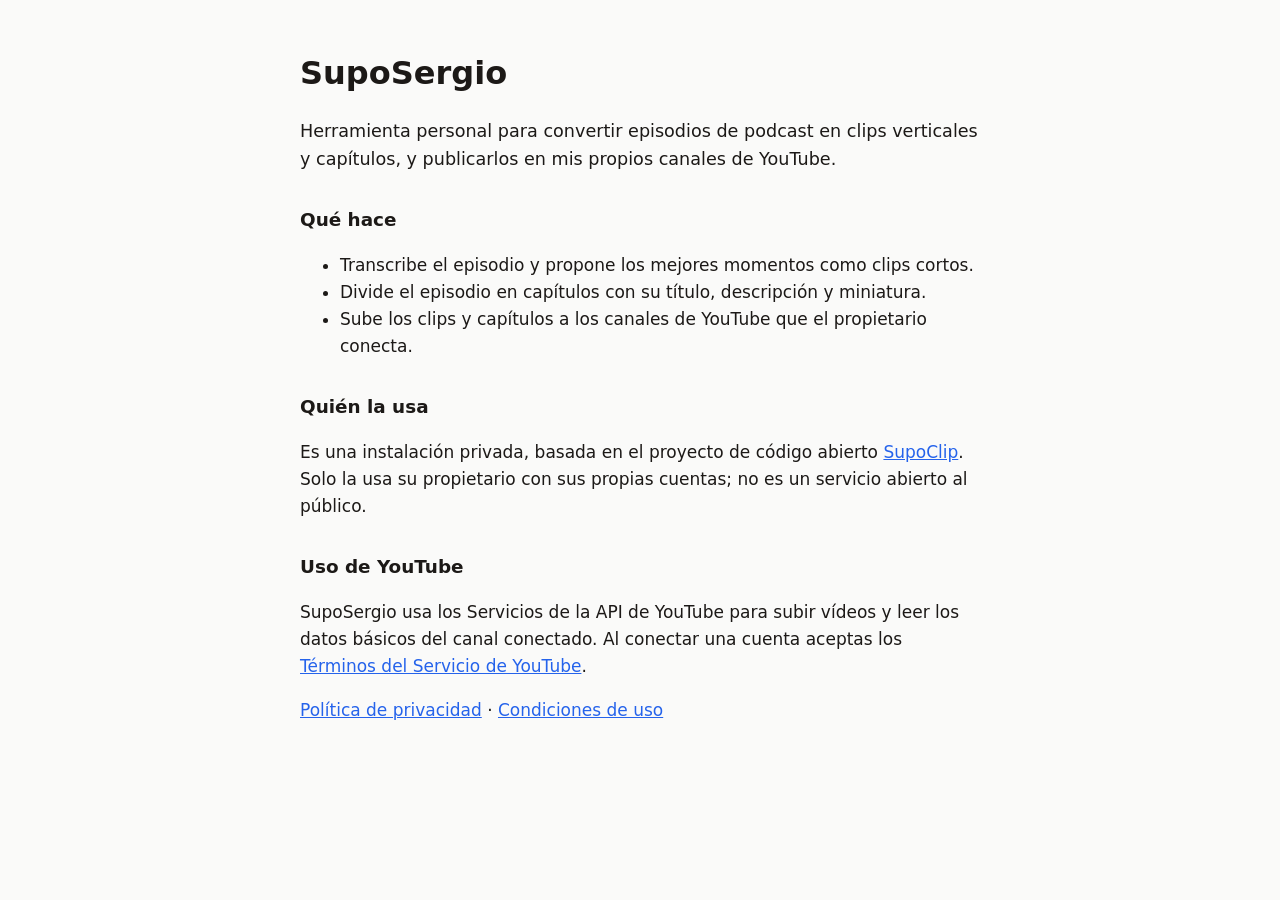
<file: index.html>
<!doctype html>
<html lang="es">
<head>
  <meta charset="utf-8">
  <meta name="viewport" content="width=device-width, initial-scale=1">
  <title>SupoSergio</title>
  <meta name="description" content="SupoSergio: herramienta personal para convertir episodios de podcast en clips y capítulos y publicarlos en mis propios canales.">
  <link rel="stylesheet" href="style.css">
</head>
<body>
  <main>
    <h1>SupoSergio</h1>
    <p class="lead">Herramienta personal para convertir episodios de podcast en clips verticales y capítulos, y publicarlos en mis propios canales de YouTube.</p>

    <h2>Qué hace</h2>
    <ul>
      <li>Transcribe el episodio y propone los mejores momentos como clips cortos.</li>
      <li>Divide el episodio en capítulos con su título, descripción y miniatura.</li>
      <li>Sube los clips y capítulos a los canales de YouTube que el propietario conecta.</li>
    </ul>

    <h2>Quién la usa</h2>
    <p>Es una instalación privada, basada en el proyecto de código abierto <a href="https://github.com/FujiwaraChoki/supoclip">SupoClip</a>. Solo la usa su propietario con sus propias cuentas; no es un servicio abierto al público.</p>

    <h2>Uso de YouTube</h2>
    <p>SupoSergio usa los Servicios de la API de YouTube para subir vídeos y leer los datos básicos del canal conectado. Al conectar una cuenta aceptas los <a href="https://www.youtube.com/t/terms">Términos del Servicio de YouTube</a>.</p>

    <p><a href="privacidad.html">Política de privacidad</a> · <a href="terminos.html">Condiciones de uso</a></p>
  </main>
</body>
</html>
</file>
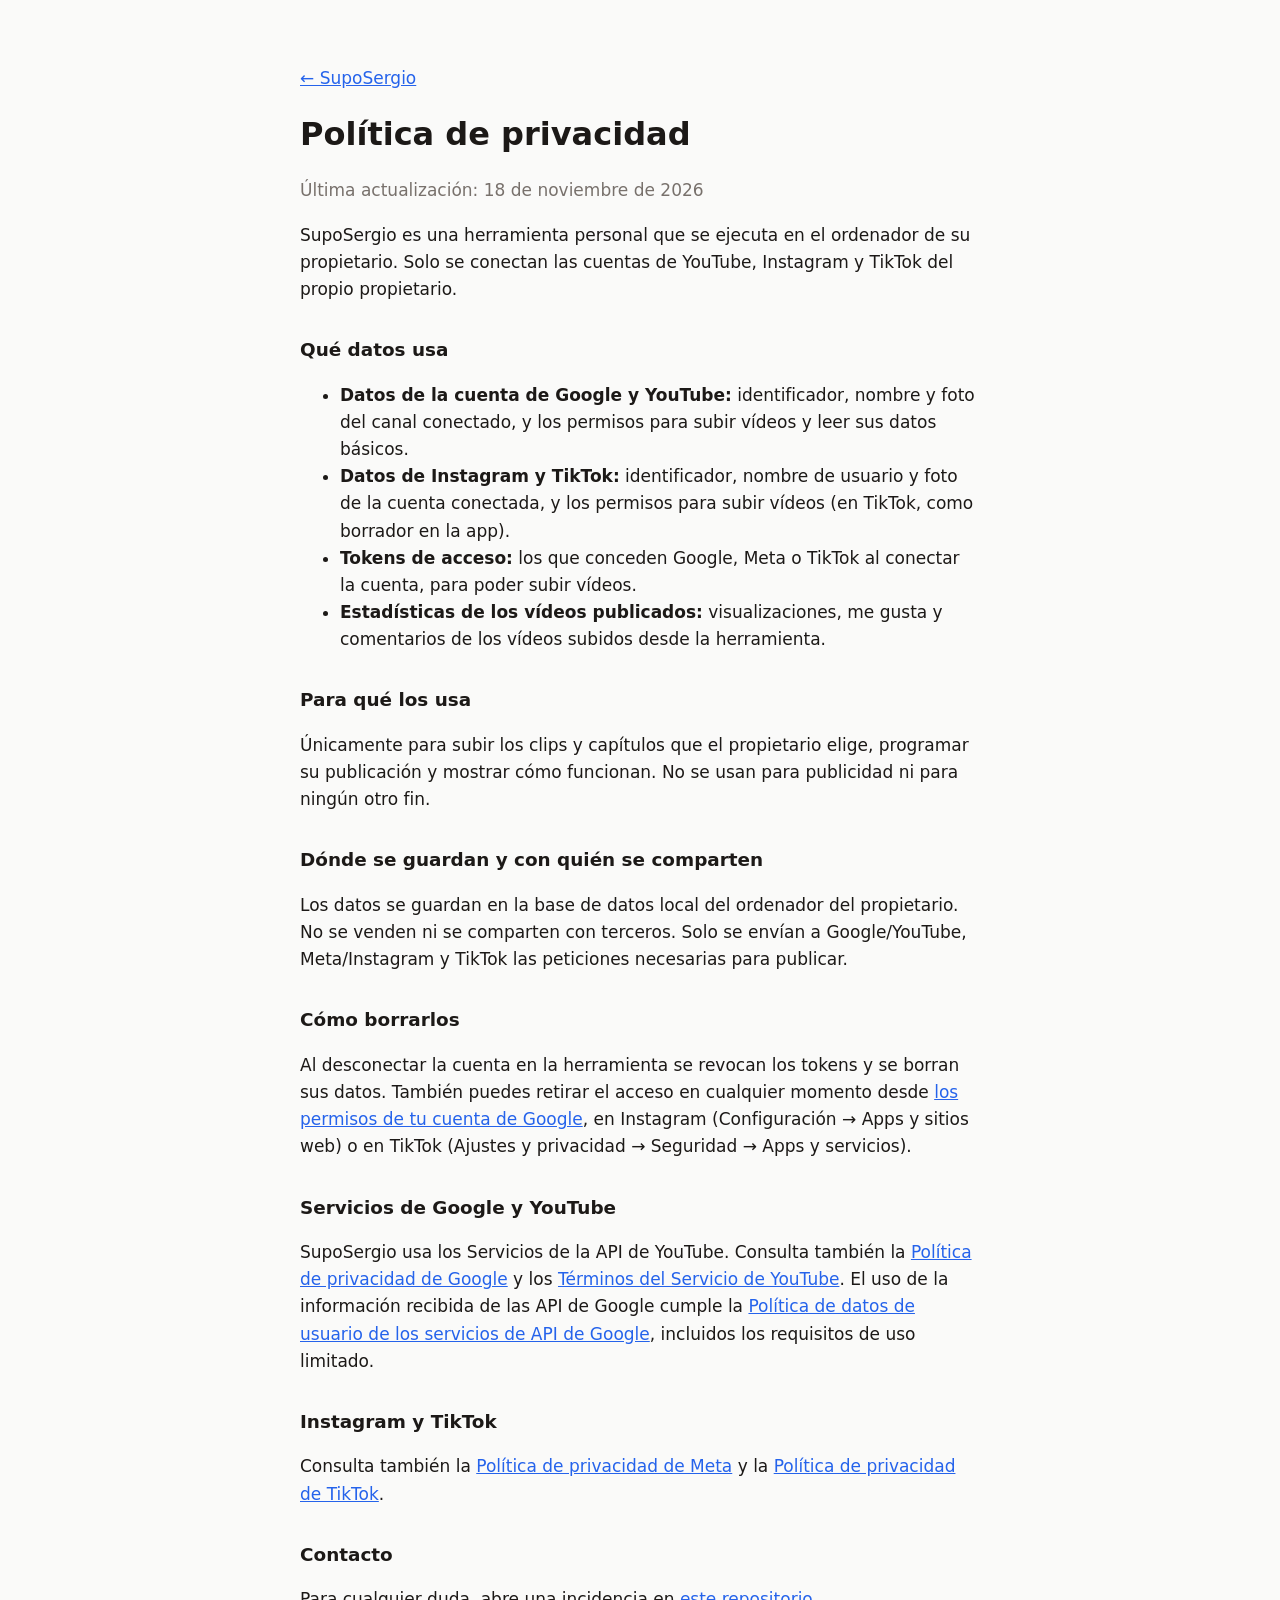
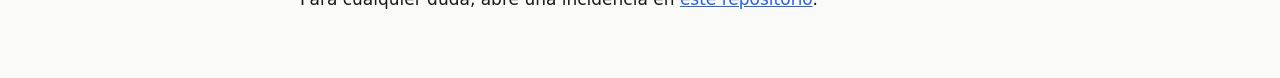
<file: privacidad.html>
<!doctype html>
<html lang="es">
<head>
  <meta charset="utf-8">
  <meta name="viewport" content="width=device-width, initial-scale=1">
  <title>Política de privacidad · SupoSergio</title>
  <link rel="stylesheet" href="style.css">
</head>
<body>
  <main>
    <p><a href="index.html">← SupoSergio</a></p>
    <h1>Política de privacidad</h1>
    <p class="muted">Última actualización: 18 de noviembre de 2026</p>

    <p>SupoSergio es una herramienta personal que se ejecuta en el ordenador de su propietario. Solo se conectan las cuentas de YouTube, Instagram y TikTok del propio propietario.</p>

    <h2>Qué datos usa</h2>
    <ul>
      <li><strong>Datos de la cuenta de Google y YouTube:</strong> identificador, nombre y foto del canal conectado, y los permisos para subir vídeos y leer sus datos básicos.</li>
      <li><strong>Datos de Instagram y TikTok:</strong> identificador, nombre de usuario y foto de la cuenta conectada, y los permisos para subir vídeos (en TikTok, como borrador en la app).</li>
      <li><strong>Tokens de acceso:</strong> los que conceden Google, Meta o TikTok al conectar la cuenta, para poder subir vídeos.</li>
      <li><strong>Estadísticas de los vídeos publicados:</strong> visualizaciones, me gusta y comentarios de los vídeos subidos desde la herramienta.</li>
    </ul>

    <h2>Para qué los usa</h2>
    <p>Únicamente para subir los clips y capítulos que el propietario elige, programar su publicación y mostrar cómo funcionan. No se usan para publicidad ni para ningún otro fin.</p>

    <h2>Dónde se guardan y con quién se comparten</h2>
    <p>Los datos se guardan en la base de datos local del ordenador del propietario. No se venden ni se comparten con terceros. Solo se envían a Google/YouTube, Meta/Instagram y TikTok las peticiones necesarias para publicar.</p>

    <h2>Cómo borrarlos</h2>
    <p>Al desconectar la cuenta en la herramienta se revocan los tokens y se borran sus datos. También puedes retirar el acceso en cualquier momento desde <a href="https://myaccount.google.com/permissions">los permisos de tu cuenta de Google</a>, en Instagram (Configuración → Apps y sitios web) o en TikTok (Ajustes y privacidad → Seguridad → Apps y servicios).</p>

    <h2>Servicios de Google y YouTube</h2>
    <p>SupoSergio usa los Servicios de la API de YouTube. Consulta también la <a href="https://policies.google.com/privacy">Política de privacidad de Google</a> y los <a href="https://www.youtube.com/t/terms">Términos del Servicio de YouTube</a>. El uso de la información recibida de las API de Google cumple la <a href="https://developers.google.com/terms/api-services-user-data-policy">Política de datos de usuario de los servicios de API de Google</a>, incluidos los requisitos de uso limitado.</p>

    <h2>Instagram y TikTok</h2>
    <p>Consulta también la <a href="https://privacycenter.instagram.com/policy">Política de privacidad de Meta</a> y la <a href="https://www.tiktok.com/legal/privacy-policy-eea">Política de privacidad de TikTok</a>.</p>

    <h2>Contacto</h2>
    <p>Para cualquier duda, abre una incidencia en <a href="https://github.com/SergDeved/SergDeved.github.io/issues">este repositorio</a>.</p>
  </main>
</body>
</html>
</file>
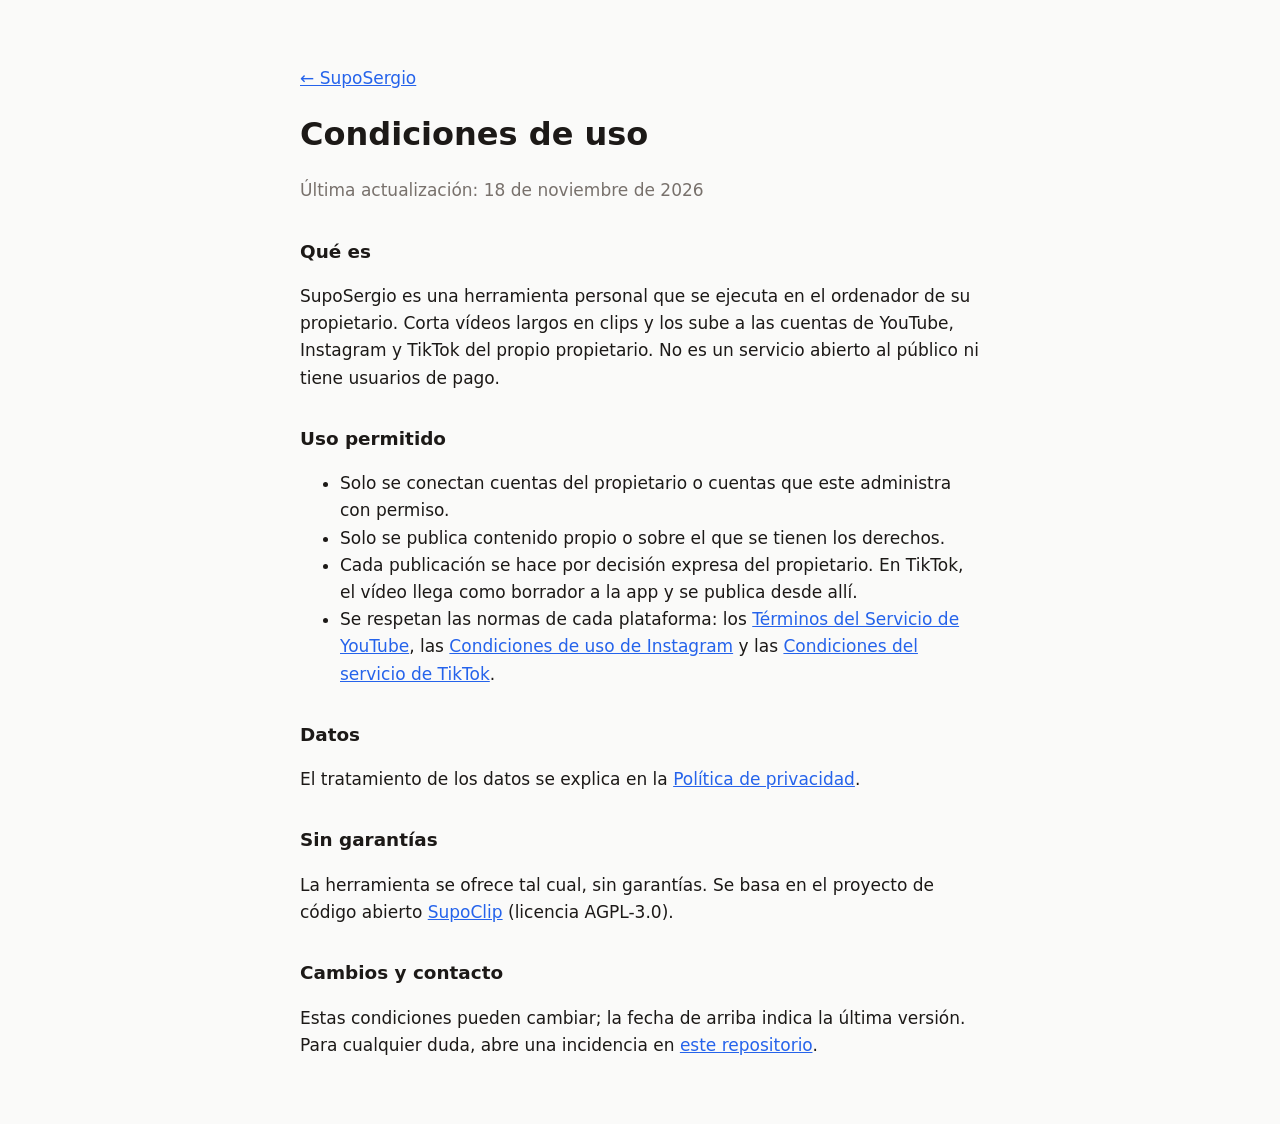
<file: terminos.html>
<!doctype html>
<html lang="es">
<head>
  <meta charset="utf-8">
  <meta name="viewport" content="width=device-width, initial-scale=1">
  <title>Condiciones de uso · SupoSergio</title>
  <link rel="stylesheet" href="style.css">
</head>
<body>
  <main>
    <p><a href="index.html">← SupoSergio</a></p>
    <h1>Condiciones de uso</h1>
    <p class="muted">Última actualización: 18 de noviembre de 2026</p>

    <h2>Qué es</h2>
    <p>SupoSergio es una herramienta personal que se ejecuta en el ordenador de su propietario. Corta vídeos largos en clips y los sube a las cuentas de YouTube, Instagram y TikTok del propio propietario. No es un servicio abierto al público ni tiene usuarios de pago.</p>

    <h2>Uso permitido</h2>
    <ul>
      <li>Solo se conectan cuentas del propietario o cuentas que este administra con permiso.</li>
      <li>Solo se publica contenido propio o sobre el que se tienen los derechos.</li>
      <li>Cada publicación se hace por decisión expresa del propietario. En TikTok, el vídeo llega como borrador a la app y se publica desde allí.</li>
      <li>Se respetan las normas de cada plataforma: los <a href="https://www.youtube.com/t/terms">Términos del Servicio de YouTube</a>, las <a href="https://help.instagram.com/581066165581870">Condiciones de uso de Instagram</a> y las <a href="https://www.tiktok.com/legal/terms-of-service">Condiciones del servicio de TikTok</a>.</li>
    </ul>

    <h2>Datos</h2>
    <p>El tratamiento de los datos se explica en la <a href="privacidad.html">Política de privacidad</a>.</p>

    <h2>Sin garantías</h2>
    <p>La herramienta se ofrece tal cual, sin garantías. Se basa en el proyecto de código abierto <a href="https://github.com/FujiwaraChoki/supoclip">SupoClip</a> (licencia AGPL-3.0).</p>

    <h2>Cambios y contacto</h2>
    <p>Estas condiciones pueden cambiar; la fecha de arriba indica la última versión. Para cualquier duda, abre una incidencia en <a href="https://github.com/SergDeved/SergDeved.github.io/issues">este repositorio</a>.</p>
  </main>
</body>
</html>
</file>
<file: style.css>
:root {
  --bg: #fafaf9;
  --fg: #1c1917;
  --muted: #78716c;
  --link: #2563eb;
}
@media (prefers-color-scheme: dark) {
  :root { --bg: #1c1917; --fg: #f5f5f4; --muted: #a8a29e; --link: #60a5fa; }
}
body {
  margin: 0;
  background: var(--bg);
  color: var(--fg);
  font: 17px/1.6 system-ui, -apple-system, "Segoe UI", sans-serif;
}
main { max-width: 680px; margin: 0 auto; padding: 48px 16px; }
h1 { font-size: 2rem; margin: 0 0 8px; }
h2 { font-size: 1.15rem; margin-top: 32px; }
.lead { font-size: 1.1rem; }
.muted { color: var(--muted); }
a { color: var(--link); }
</file>
